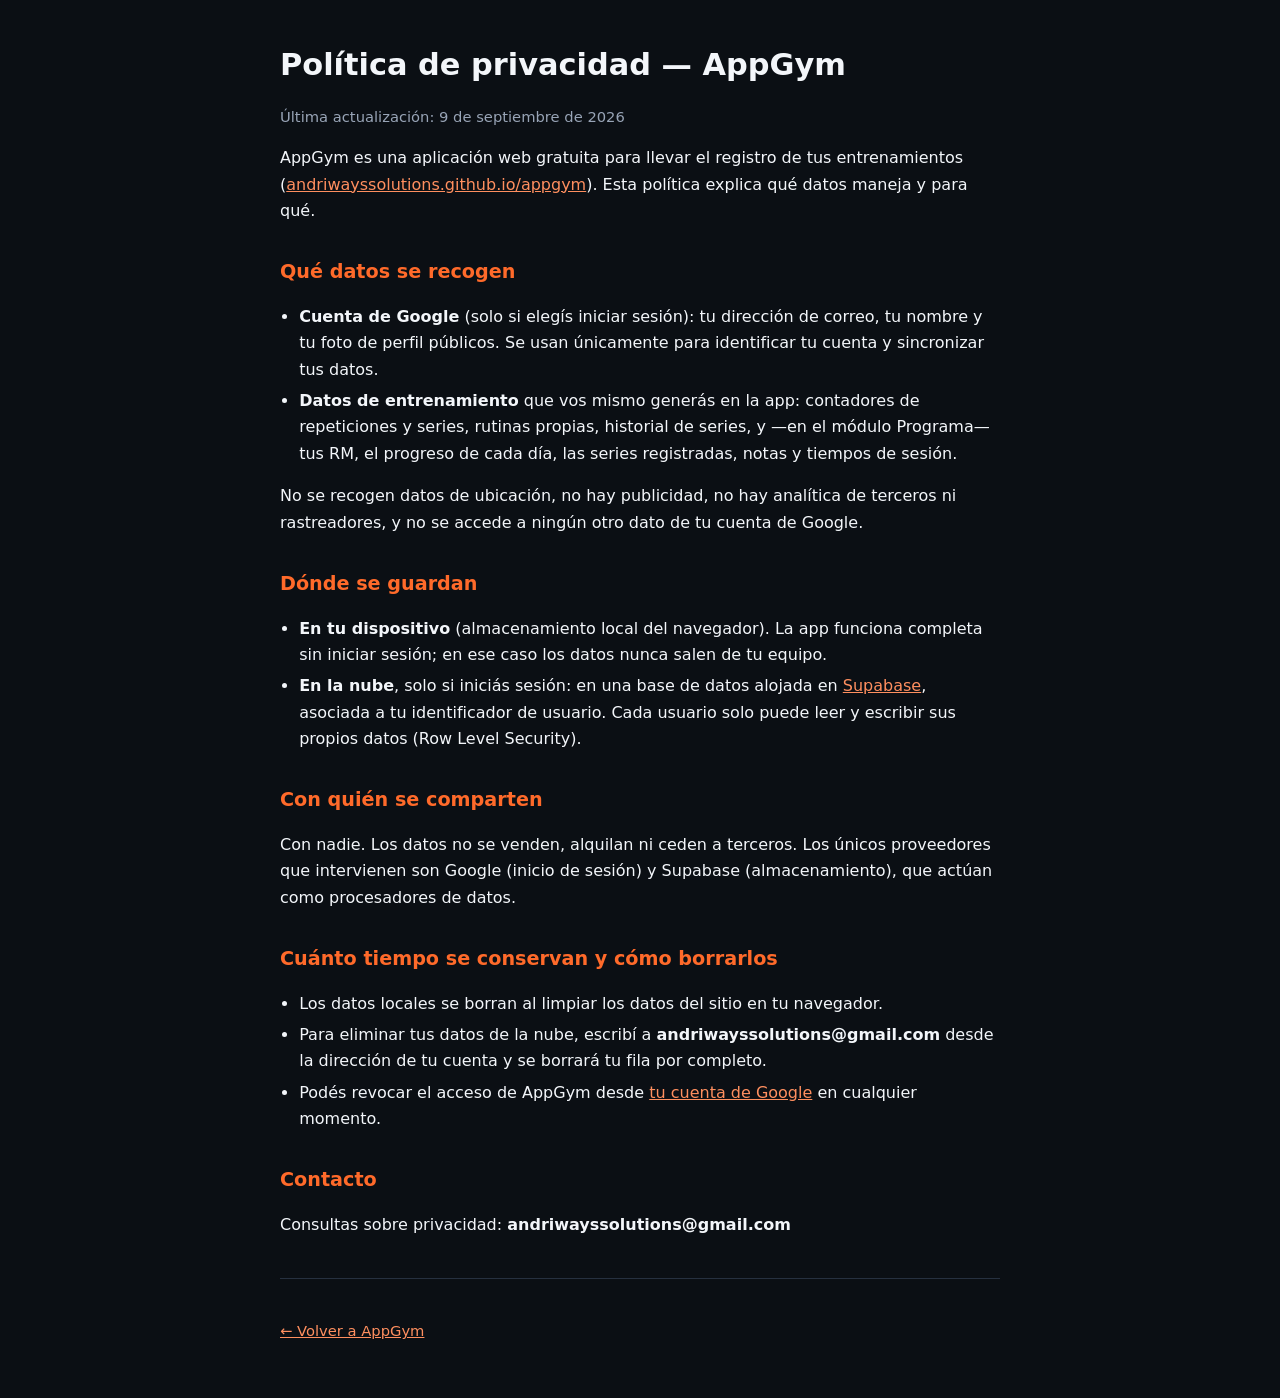
<file: privacy.html>
<!DOCTYPE html>
<html lang="es">
<head>
  <meta charset="UTF-8" />
  <meta name="viewport" content="width=device-width, initial-scale=1.0" />
  <meta name="theme-color" content="#0b0f14" />
  <title>AppGym — Política de privacidad</title>
  <link rel="icon" type="image/png" sizes="32x32" href="icons/favicon-32.png?v=31" />
  <style>
    :root { color-scheme: dark; }
    * { box-sizing: border-box; }
    body {
      margin: 0; padding: 40px 20px; background: #0b0f14; color: #f3f6fa;
      font: 16px/1.65 "Inter", system-ui, -apple-system, "Segoe UI", Roboto, sans-serif;
    }
    main { max-width: 720px; margin: 0 auto; }
    h1 { font-size: 1.9rem; margin: 0 0 4px; }
    h2 { font-size: 1.2rem; margin: 2rem 0 .5rem; color: #ff6a2a; }
    a { color: #ff8f5f; }
    .muted { color: #98a4b6; font-size: .92rem; }
    ul { padding-left: 1.2rem; }
    li { margin: .3rem 0; }
    code { background: #151b25; padding: 1px 6px; border-radius: 6px; font-size: .9em; }
    hr { border: 0; border-top: 1px solid #26303f; margin: 2.5rem 0; }
  </style>
</head>
<body>
  <main>
    <h1>Política de privacidad — AppGym</h1>
    <p class="muted">Última actualización: 9 de septiembre de 2026</p>

    <p>
      AppGym es una aplicación web gratuita para llevar el registro de tus
      entrenamientos (<a href="./">andriwayssolutions.github.io/appgym</a>).
      Esta política explica qué datos maneja y para qué.
    </p>

    <h2>Qué datos se recogen</h2>
    <ul>
      <li>
        <strong>Cuenta de Google</strong> (solo si elegís iniciar sesión): tu
        dirección de correo, tu nombre y tu foto de perfil públicos. Se usan
        únicamente para identificar tu cuenta y sincronizar tus datos.
      </li>
      <li>
        <strong>Datos de entrenamiento</strong> que vos mismo generás en la app:
        contadores de repeticiones y series, rutinas propias, historial de
        series, y —en el módulo Programa— tus RM, el progreso de cada día,
        las series registradas, notas y tiempos de sesión.
      </li>
    </ul>
    <p>
      No se recogen datos de ubicación, no hay publicidad, no hay analítica de
      terceros ni rastreadores, y no se accede a ningún otro dato de tu cuenta
      de Google.
    </p>

    <h2>Dónde se guardan</h2>
    <ul>
      <li>
        <strong>En tu dispositivo</strong> (almacenamiento local del navegador).
        La app funciona completa sin iniciar sesión; en ese caso los datos
        nunca salen de tu equipo.
      </li>
      <li>
        <strong>En la nube</strong>, solo si iniciás sesión: en una base de
        datos alojada en <a href="https://supabase.com" target="_blank" rel="noopener">Supabase</a>,
        asociada a tu identificador de usuario. Cada usuario solo puede leer y
        escribir sus propios datos (Row Level Security).
      </li>
    </ul>

    <h2>Con quién se comparten</h2>
    <p>
      Con nadie. Los datos no se venden, alquilan ni ceden a terceros. Los
      únicos proveedores que intervienen son Google (inicio de sesión) y
      Supabase (almacenamiento), que actúan como procesadores de datos.
    </p>

    <h2>Cuánto tiempo se conservan y cómo borrarlos</h2>
    <ul>
      <li>Los datos locales se borran al limpiar los datos del sitio en tu navegador.</li>
      <li>
        Para eliminar tus datos de la nube, escribí a
        <strong>andriwayssolutions@gmail.com</strong> desde la dirección de tu cuenta y
        se borrará tu fila por completo.
      </li>
      <li>Podés revocar el acceso de AppGym desde
        <a href="https://myaccount.google.com/permissions" target="_blank" rel="noopener">tu cuenta de Google</a>
        en cualquier momento.</li>
    </ul>

    <h2>Contacto</h2>
    <p>Consultas sobre privacidad: <strong>andriwayssolutions@gmail.com</strong></p>

    <hr />
    <p class="muted"><a href="./">← Volver a AppGym</a></p>
  </main>
</body>
</html>
</file>
